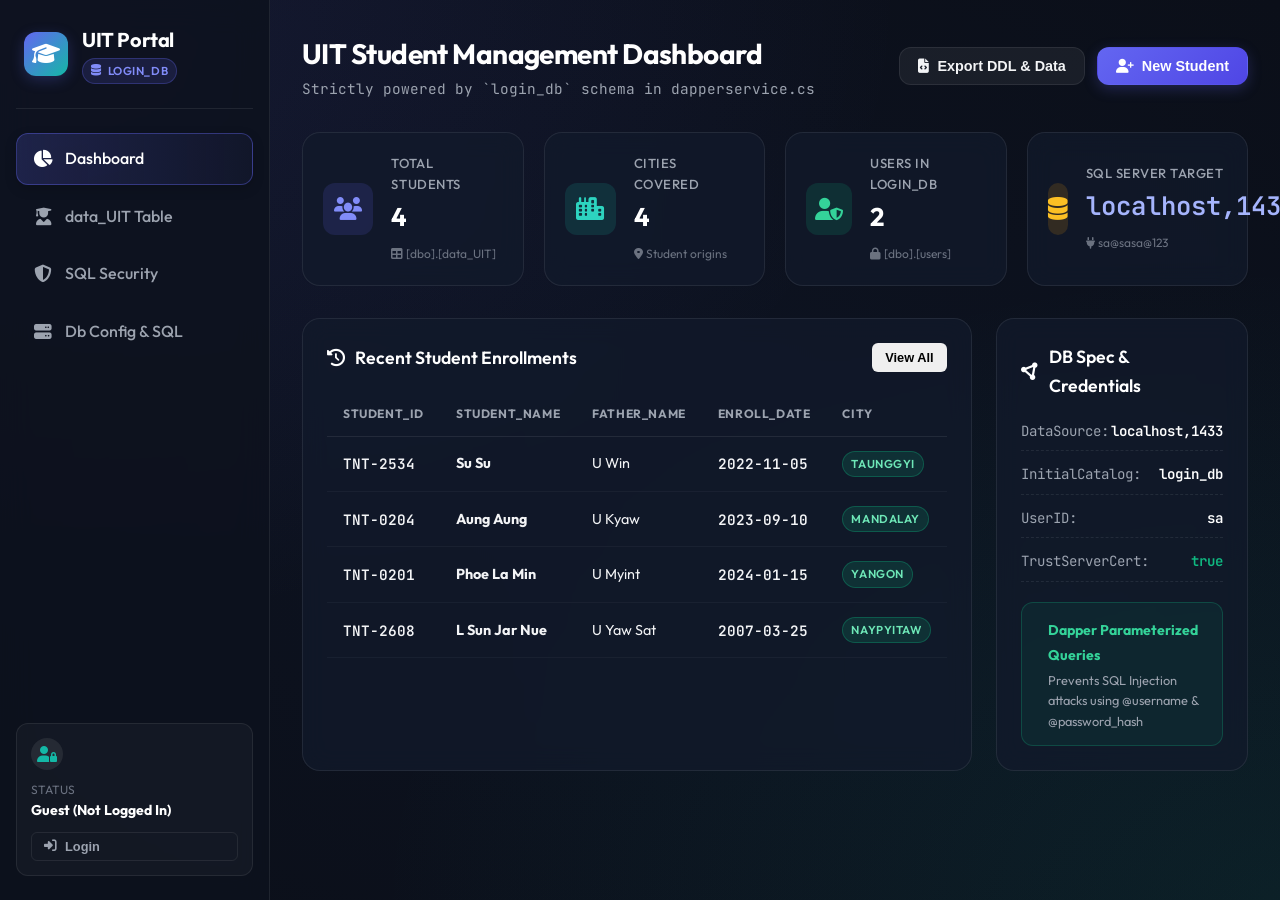
<file: ConsoleApp3.SQL Injection/uit_student_portal/index.html>
<!DOCTYPE html>
<html lang="en">
<head>
    <meta charset="UTF-8">
    <meta name="viewport" content="width=device-width, initial-scale=1.0">
    <title>UIT Student Portal & Database Management | login_db</title>
    <!-- Google Fonts -->
    <link rel="preconnect" href="https://fonts.googleapis.com">
    <link rel="preconnect" href="https://fonts.gstatic.com" crossorigin>
    <link href="https://fonts.googleapis.com/css2?family=JetBrains+Mono:wght@400;500;700&family=Outfit:wght@300;400;500;600;700;800&display=swap" rel="stylesheet">
    <!-- Font Awesome Icons -->
    <link rel="stylesheet" href="https://cdnjs.cloudflare.com/ajax/libs/font-awesome/6.4.0/css/all.min.css">
    <link rel="stylesheet" href="style.css">
</head>
<body>
    <div class="app-container">
        <!-- Sidebar Navigation -->
        <aside class="sidebar">
            <div class="brand">
                <div class="brand-logo">
                    <i class="fa-solid fa-graduation-cap"></i>
                </div>
                <div class="brand-text">
                    <h2>UIT Portal</h2>
                    <span class="badge db-badge"><i class="fa-solid fa-database"></i> login_db</span>
                </div>
            </div>

            <nav class="nav-menu">
                <a href="#dashboard" class="nav-item active" id="nav-dashboard" onclick="switchTab('dashboard')">
                    <i class="fa-solid fa-chart-pie"></i>
                    <span>Dashboard</span>
                </a>
                <a href="#students" class="nav-item" id="nav-students" onclick="switchTab('students')">
                    <i class="fa-solid fa-user-graduate"></i>
                    <span>data_UIT Table</span>
                </a>
                <a href="#security" class="nav-item" id="nav-security" onclick="switchTab('security')">
                    <i class="fa-solid fa-shield-halved"></i>
                    <span>SQL Security</span>
                </a>
                <a href="#db-schema" class="nav-item" id="nav-db-schema" onclick="switchTab('db-schema')">
                    <i class="fa-solid fa-server"></i>
                    <span>Db Config & SQL</span>
                </a>
            </nav>

            <div class="user-status-card" id="user-status-card">
                <div class="user-avatar" id="user-avatar-icon">
                    <i class="fa-solid fa-user-lock"></i>
                </div>
                <div class="user-info">
                    <span class="user-label">Status</span>
                    <strong id="user-display-name">Guest (Not Logged In)</strong>
                </div>
                <button class="btn btn-sm btn-outline-light" id="auth-action-btn" onclick="toggleAuthModal()">
                    <i class="fa-solid fa-right-to-bracket"></i> Login
                </button>
            </div>
        </aside>

        <!-- Main Content Area -->
        <main class="main-content">
            <!-- Header -->
            <header class="top-header">
                <div class="header-title">
                    <h1 id="page-title">UIT Student Management Dashboard</h1>
                    <p class="subtitle" id="page-subtitle">Strictly powered by `login_db` schema in dapperservice.cs</p>
                </div>
                <div class="header-actions">
                    <button class="btn btn-secondary" onclick="exportSqlScript()">
                        <i class="fa-solid fa-file-code"></i> Export DDL & Data
                    </button>
                    <button class="btn btn-primary" onclick="openAddStudentModal()">
                        <i class="fa-solid fa-user-plus"></i> New Student
                    </button>
                </div>
            </header>

            <!-- TAB 1: DASHBOARD -->
            <section id="tab-dashboard" class="tab-content active">
                <div class="stats-grid">
                    <div class="stat-card">
                        <div class="stat-icon icon-purple">
                            <i class="fa-solid fa-users"></i>
                        </div>
                        <div class="stat-details">
                            <h3>Total Students</h3>
                            <div class="stat-value" id="stat-total-students">0</div>
                            <span class="stat-trend"><i class="fa-solid fa-table"></i> [dbo].[data_UIT]</span>
                        </div>
                    </div>
                    <div class="stat-card">
                        <div class="stat-icon icon-teal">
                            <i class="fa-solid fa-city"></i>
                        </div>
                        <div class="stat-details">
                            <h3>Cities Covered</h3>
                            <div class="stat-value" id="stat-cities-count">0</div>
                            <span class="stat-trend"><i class="fa-solid fa-location-dot"></i> Student origins</span>
                        </div>
                    </div>
                    <div class="stat-card">
                        <div class="stat-icon icon-emerald">
                            <i class="fa-solid fa-user-shield"></i>
                        </div>
                        <div class="stat-details">
                            <h3>Users in login_db</h3>
                            <div class="stat-value" id="stat-users-count">2</div>
                            <span class="stat-trend"><i class="fa-solid fa-lock"></i> [dbo].[users]</span>
                        </div>
                    </div>
                    <div class="stat-card">
                        <div class="stat-icon icon-amber">
                            <i class="fa-solid fa-database"></i>
                        </div>
                        <div class="stat-details">
                            <h3>SQL Server Target</h3>
                            <div class="stat-value text-mono">localhost,1433</div>
                            <span class="stat-trend"><i class="fa-solid fa-plug"></i> sa@sasa@123</span>
                        </div>
                    </div>
                </div>

                <div class="dashboard-widgets-grid">
                    <!-- Recent Students Widget -->
                    <div class="widget-card flex-2">
                        <div class="widget-header">
                            <h3><i class="fa-solid fa-clock-rotate-left"></i> Recent Student Enrollments</h3>
                            <button class="btn btn-sm btn-link" onclick="switchTab('students')">View All</button>
                        </div>
                        <div class="table-responsive">
                            <table class="custom-table">
                                <thead>
                                    <tr>
                                        <th>STUDENT_ID</th>
                                        <th>STUDENT_NAME</th>
                                        <th>FATHER_NAME</th>
                                        <th>ENROLL_DATE</th>
                                        <th>CITY</th>
                                    </tr>
                                </thead>
                                <tbody id="recent-students-tbody">
                                    <!-- Dynamic content -->
                                </tbody>
                            </table>
                        </div>
                    </div>

                    <!-- Connection Quick Status -->
                    <div class="widget-card flex-1">
                        <div class="widget-header">
                            <h3><i class="fa-solid fa-circle-nodes"></i> DB Spec & Credentials</h3>
                        </div>
                        <div class="db-spec-list">
                            <div class="spec-item">
                                <span class="spec-label">DataSource:</span>
                                <span class="spec-val">localhost,1433</span>
                            </div>
                            <div class="spec-item">
                                <span class="spec-label">InitialCatalog:</span>
                                <span class="spec-val">login_db</span>
                            </div>
                            <div class="spec-item">
                                <span class="spec-label">UserID:</span>
                                <span class="spec-val">sa</span>
                            </div>
                            <div class="spec-item">
                                <span class="spec-label">TrustServerCert:</span>
                                <span class="spec-val highlight-green">true</span>
                            </div>
                        </div>
                        <div class="security-banner">
                            <i class="fa-solid fa-shield-check text-green"></i>
                            <div class="banner-text">
                                <strong>Dapper Parameterized Queries</strong>
                                <p>Prevents SQL Injection attacks using @username & @password_hash</p>
                            </div>
                        </div>
                    </div>
                </div>
            </section>

            <!-- TAB 2: STUDENTS DATA_UIT TABLE -->
            <section id="tab-students" class="tab-content">
                <div class="table-controls-bar">
                    <div class="search-box">
                        <i class="fa-solid fa-magnifying-glass"></i>
                        <input type="text" id="search-input" placeholder="Search by ID, Student Name, Father, City..." oninput="handleSearch()">
                    </div>
                    <div class="filter-group">
                        <select id="city-filter" onchange="handleFilter()">
                            <option value="">All Cities</option>
                        </select>
                    </div>
                </div>

                <div class="table-card glass-panel">
                    <div class="table-responsive">
                        <table class="custom-table full-table">
                            <thead>
                                <tr>
                                    <th>STUDENT_ID</th>
                                    <th>STUDENT_NAME</th>
                                    <th>FATHER_NAME</th>
                                    <th>ENROLL_DATE</th>
                                    <th>CITY</th>
                                    <th>AGE</th>
                                    <th>MOTHER_NAME</th>
                                    <th class="text-right">ACTIONS</th>
                                </tr>
                            </thead>
                            <tbody id="students-table-body">
                                <!-- Dynamic rows -->
                            </tbody>
                        </table>
                    </div>
                    <div class="table-footer">
                        <span id="showing-count">Showing 0 entries</span>
                    </div>
                </div>
            </section>

            <!-- TAB 3: SQL SECURITY DEMO -->
            <section id="tab-security" class="tab-content">
                <div class="widget-card">
                    <div class="widget-header">
                        <h3><i class="fa-solid fa-shield-cat"></i> SQL Injection Protection Analysis</h3>
                    </div>
                    <p class="section-desc">
                        As implemented in <code class="code-tag">dapperservice.cs</code>, parameterized queries with Dapper eliminate SQL injection vulnerabilities by separating executable SQL code from user-supplied data parameters.
                    </p>

                    <div class="query-comparison-grid">
                        <div class="query-card unsafe">
                            <div class="query-card-header">
                                <span class="badge badge-danger"><i class="fa-solid fa-triangle-exclamation"></i> Vulnerable String Interpolation</span>
                            </div>
                            <pre><code class="language-sql">// UNSAFE (Commented out in dapperservice.cs):
$"select * from [dbo].[users] where username='{nae}' and password_hash='{psw}';"</code></pre>
                            <p class="risk-note">
                                <strong>Vulnerability Risk:</strong> Passing input like <code class="code-tag">' OR '1'='1</code> allows unauthorized authentication bypass.
                            </p>
                        </div>

                        <div class="query-card safe">
                            <div class="query-card-header">
                                <span class="badge badge-success"><i class="fa-solid fa-lock"></i> Safe Parameterized Query (Active)</span>
                            </div>
                            <pre><code class="language-sql">// SAFE (Active implementation in dapperservice.cs):
"select * from [dbo].[users] where username=@username and password_hash=@password_hash",
new { username = nae, password_hash = psw }</code></pre>
                            <p class="risk-note">
                                <strong>Protection:</strong> SQL Server handles <code class="code-tag">@username</code> and <code class="code-tag">@password_hash</code> strictly as literal string parameters, disabling malicious syntax execution.
                            </p>
                        </div>
                    </div>

                    <!-- Interactive SQL Injection Tester -->
                    <div class="interactive-tester">
                        <h4><i class="fa-solid fa-flask"></i> Interactive Security Playground</h4>
                        <div class="tester-form">
                            <div class="form-group">
                                <label for="test-username">Test Username Input:</label>
                                <input type="text" id="test-username" value="admin' OR '1'='1" class="form-control">
                            </div>
                            <div class="form-group">
                                <label for="test-password">Test Password Input:</label>
                                <input type="text" id="test-password" value="anything' --" class="form-control">
                            </div>
                            <button class="btn btn-primary" onclick="runSqlTest()">
                                <i class="fa-solid fa-play"></i> Simulate Query Execution
                            </button>
                        </div>

                        <div class="test-results-box" id="test-results-box">
                            <div class="test-result-item">
                                <strong>Vulnerable Query Result:</strong>
                                <span id="vulnerable-result" class="text-danger">Click simulate to test</span>
                            </div>
                            <div class="test-result-item">
                                <strong>Parameterized Query Result:</strong>
                                <span id="parameterized-result" class="text-success">Click simulate to test</span>
                            </div>
                        </div>
                    </div>
                </div>
            </section>

            <!-- TAB 4: DB SCHEMA & CONFIG -->
            <section id="tab-db-schema" class="tab-content">
                <div class="widget-card">
                    <div class="widget-header">
                        <h3><i class="fa-solid fa-code"></i> T-SQL Database Definition (dapperservice.cs)</h3>
                        <button class="btn btn-sm btn-outline-light" onclick="copySqlScript()">
                            <i class="fa-solid fa-copy"></i> Copy Script
                        </button>
                    </div>
                    <pre class="sql-code-block"><code id="sql-script-display">-- T-SQL Schema definition derived strictly from dapperservice.cs
CREATE DATABASE [login_db];
GO

USE [login_db];
GO

-- Table 1: users (Authentication Service)
CREATE TABLE [dbo].[users] (
    [username] NVARCHAR(100) NOT NULL PRIMARY KEY,
    [password_hash] NVARCHAR(255) NOT NULL
);
GO

-- Table 2: data_UIT (Student Information)
CREATE TABLE [dbo].[data_UIT] (
    [STUDENT_ID] VARCHAR(50) NOT NULL PRIMARY KEY,
    [STUDENT_NAME] NVARCHAR(100) NOT NULL,
    [FATHER_NAME] NVARCHAR(100) NOT NULL,
    [ENROLL_DATE] DATETIME NOT NULL,
    [city] NVARCHAR(100) NOT NULL,
    [age] NVARCHAR(10) NOT NULL,
    [Mother_Name] NVARCHAR(100) NOT NULL
);
GO

-- Initial Sample Data matching C# Dapper execution code:
INSERT INTO [dbo].[users] ([username], [password_hash]) VALUES 
('admin', 'admin123'),
('user1', 'pass123');

INSERT INTO [dbo].[data_UIT] ([STUDENT_ID], [STUDENT_NAME], [FATHER_NAME], [ENROLL_DATE], [city], [age], [Mother_Name]) VALUES 
('TNT-2608', 'L Sun Jar Nue', 'U Yaw Sat', '2007-03-25', 'Naypyitaw', '21', 'Daw Hla'),
('TNT-0201', 'Phoe La Min', 'U Myint', '2024-01-15', 'Yangon', '20', 'Daw Hla'),
('TNT-0204', 'Aung Aung', 'U Kyaw', '2023-09-10', 'Mandalay', '19', 'Daw Aye'),
('TNT-2534', 'Su Su', 'U Win', '2022-11-05', 'Taunggyi', '22', 'Daw Mya');
GO</code></pre>
                </div>
            </section>
        </main>
    </div>

    <!-- MODAL: LOGIN / AUTH -->
    <div class="modal-overlay" id="auth-modal">
        <div class="modal-content glass-card">
            <div class="modal-header">
                <h3><i class="fa-solid fa-right-to-bracket"></i> Login Service (`[dbo].[users]`)</h3>
                <button class="close-btn" onclick="closeAuthModal()">&times;</button>
            </div>
            <form id="auth-form" onsubmit="handleLoginSubmit(event)">
                <div class="form-group">
                    <label for="login-username"><i class="fa-solid fa-user"></i> Username:</label>
                    <input type="text" id="login-username" class="form-control" required placeholder="e.g. admin">
                </div>
                <div class="form-group">
                    <label for="login-password"><i class="fa-solid fa-key"></i> Password:</label>
                    <input type="password" id="login-password" class="form-control" required placeholder="e.g. admin123">
                </div>
                <div class="sql-query-preview">
                    <span class="label">Executed Dapper Query:</span>
                    <code>select * from [dbo].[users] where username=@username and password_hash=@password_hash</code>
                </div>
                <div class="modal-actions">
                    <button type="button" class="btn btn-secondary" onclick="closeAuthModal()">Cancel</button>
                    <button type="submit" class="btn btn-primary"><i class="fa-solid fa-lock-open"></i> Login</button>
                </div>
            </form>
        </div>
    </div>

    <!-- MODAL: ADD / EDIT STUDENT -->
    <div class="modal-overlay" id="student-modal">
        <div class="modal-content glass-card wide-modal">
            <div class="modal-header">
                <h3 id="student-modal-title"><i class="fa-solid fa-user-plus"></i> New Student (`[dbo].[data_UIT]`)</h3>
                <button class="close-btn" onclick="closeStudentModal()">&times;</button>
            </div>
            <form id="student-form" onsubmit="handleStudentFormSubmit(event)">
                <input type="hidden" id="student-mode" value="create">
                <div class="form-grid">
                    <div class="form-group">
                        <label for="field-student-id">STUDENT_ID <span class="required">*</span></label>
                        <input type="text" id="field-student-id" class="form-control text-mono" required placeholder="e.g. TNT-2608">
                    </div>
                    <div class="form-group">
                        <label for="field-student-name">STUDENT_NAME <span class="required">*</span></label>
                        <input type="text" id="field-student-name" class="form-control" required placeholder="e.g. L Sun Jar Nue">
                    </div>
                    <div class="form-group">
                        <label for="field-father-name">FATHER_NAME <span class="required">*</span></label>
                        <input type="text" id="field-father-name" class="form-control" required placeholder="e.g. U Yaw Sat">
                    </div>
                    <div class="form-group">
                        <label for="field-enroll-date">ENROLL_DATE <span class="required">*</span></label>
                        <input type="date" id="field-enroll-date" class="form-control" required>
                    </div>
                    <div class="form-group">
                        <label for="field-city">city <span class="required">*</span></label>
                        <input type="text" id="field-city" class="form-control" required placeholder="e.g. Naypyitaw">
                    </div>
                    <div class="form-group">
                        <label for="field-age">age <span class="required">*</span></label>
                        <input type="number" id="field-age" class="form-control" required placeholder="e.g. 21">
                    </div>
                    <div class="form-group span-2">
                        <label for="field-mother-name">Mother_Name <span class="required">*</span></label>
                        <input type="text" id="field-mother-name" class="form-control" required placeholder="e.g. Daw Hla">
                    </div>
                </div>
                <div class="modal-actions">
                    <button type="button" class="btn btn-secondary" onclick="closeStudentModal()">Cancel</button>
                    <button type="submit" class="btn btn-primary" id="student-submit-btn">
                        <i class="fa-solid fa-floppy-disk"></i> Save Student Record
                    </button>
                </div>
            </form>
        </div>
    </div>

    <!-- TOAST NOTIFICATIONS -->
    <div id="toast-container" class="toast-container"></div>

    <script src="app.js"></script>
</body>
</html>
</file>
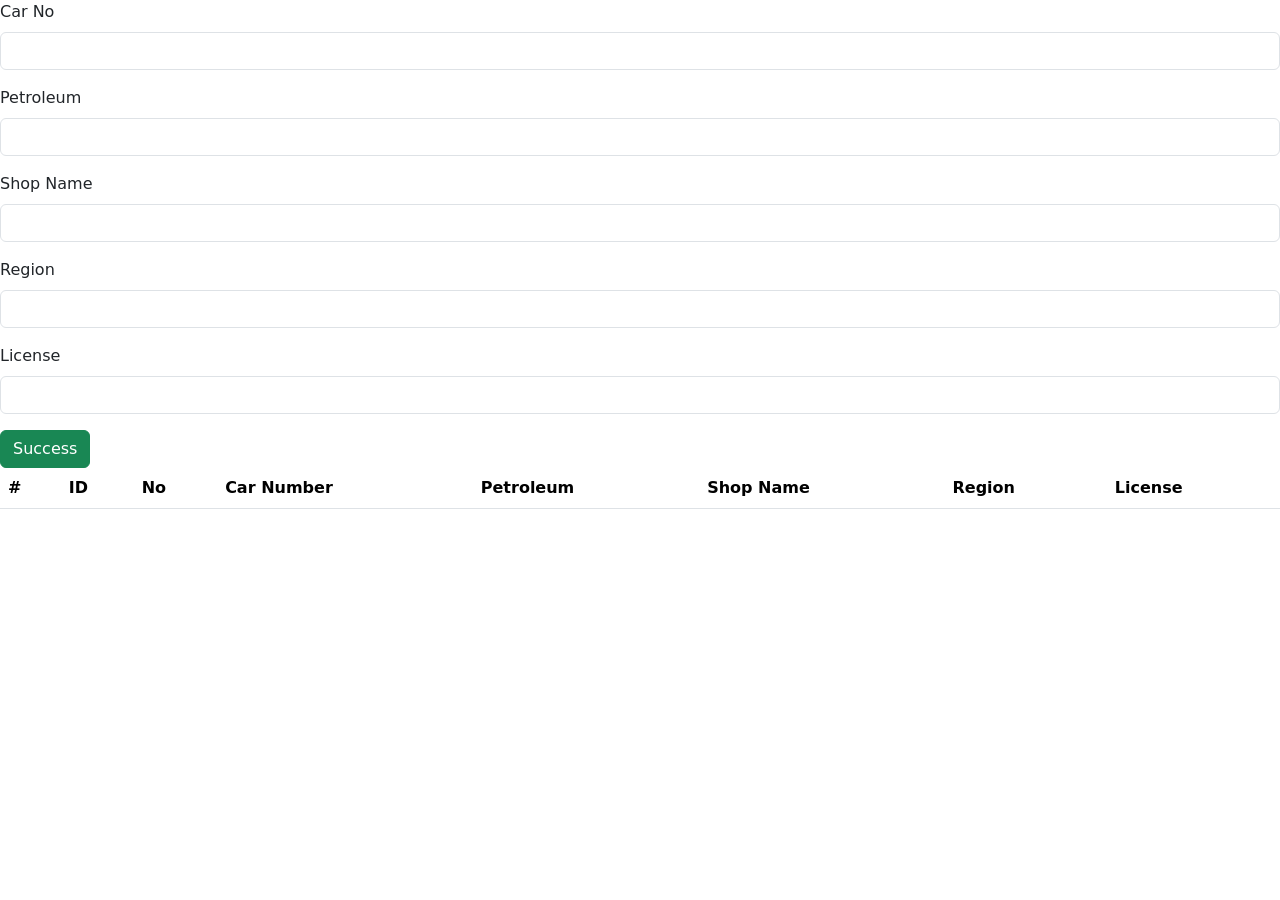
<file: June2026 HTML/html-June2026.html>
<!DOCTYPE html>
<html lang="en">

<head>
    <meta charset="UTF-8">
    <meta name="viewport" content="width=device-width, initial-scale=1.0">
    <link href="https://cdn.jsdelivr.net/npm/bootstrap@5.3.8/dist/css/bootstrap.min.css" rel="stylesheet"
        integrity="sha384-sRIl4kxILFvY47J16cr9ZwB07vP4J8+LH7qKQnuqkuIAvNWLzeN8tE5YBujZqJLB" crossorigin="anonymous">
</head>

<body>
    <div class="mb-3">
        <label for="carNo" class="form-label">Car No</label>
        <input type="text" class="form-control" id="carNo" name="carNo">
    </div>

    <div class="mb-3">
        <label for="petroleum" class="form-label">Petroleum</label>
        <input type="text" class="form-control" id="petroleum" name="petroleum">
    </div>

    <div class="mb-3">
        <label for="shopName" class="form-label">Shop Name</label>
        <input type="text" class="form-control" id="shopName" name="shopName">
    </div>

    <div class="mb-3">
        <label for="region" class="form-label">Region</label>
        <input type="text" class="form-control" id="region" name="region">
    </div>

    <div class="mb-3">
        <label for="license" class="form-label">License</label>
        <input type="text" class="form-control" id="license" name="license">
    </div>
    <button type="button" class="btn btn-success" id="Success">Success</button>
    <table class="table">
        <thead>
            <tr>
                <th scope="col">#</th>
                <th scope="col">ID</th>
                <th scope="col">No</th>
                <th scope="col">Car Number</th>
                <th scope="col">Petroleum</th>
                <th scope="col">Shop Name</th>
                <th scope="col">Region</th>
                <th scope="col">License</th>
            </tr>
        </thead>
        <tbody id="TableData">
            <!-- <tr>
                <th scope="row">1</th>
                <td>Mark</td>
                <td>Otto</td>
                <td>@mdo</td>
            </tr>
            <tr>
                <th scope="row">2</th>
                <td>Jacob</td>
                <td>Thornton</td>
                <td>@fat</td>
            </tr>
            <tr>
                <th scope="row">3</th>
                <td>John</td>
                <td>Doe</td>
                <td>@social</td>
            </tr> -->
        </tbody>
    </table>



    <script src="https://cdn.jsdelivr.net/npm/bootstrap@5.3.8/dist/js/bootstrap.bundle.min.js"
        integrity="sha384-FKyoEForCGlyvwx9Hj09JcYn3nv7wiPVlz7YYwJrWVcXK/BmnVDxM+D2scQbITxI" crossorigin="anonymous">
        </script>
    <script src="js/jquery-4.0.0.min.js"></script>
    <script>
        let _editID = null;
        $('#Success').click(function () {
            // let Car_Number = $('#carNo').val();
            // let Petroleum = $('#petroleum').val();
            // let Shop_Name = $('#shopName').val();
            // let Region = $('#region').val();
            // let License = $('#license').val();
            // localStorage.setItem('CarNo', Car_Number);
            // localStorage.setItem('Petroleum', Petroleum);
            // localStorage.setItem('Shop', Shop_Name);
            // localStorage.setItem('Region', Region);
            // localStorage.setItem('license', License);
            if (_editID == null) {
                Savedata();
            } else {
                Updatedata();
                _editID = null;
            }
        }
        )
        function Savedata() {
            let Car_Number = $('#carNo').val();
            let Petroleum = $('#petroleum').val();
            let Shop_Name = $('#shopName').val();
            let Region = $('#region').val();
            let License = $('#license').val();

            let dataput = {
                id: crypto.randomUUID(),
                CarNO: Car_Number,
                Petrol: Petroleum,
                shop: Shop_Name,
                region: Region,
                license: license
            };
            dataputs = [];
            let jsoncon = localStorage.getItem("dataputs");
            if (jsoncon != null) {
                dataputs = JSON.parse(jsoncon);
            }
            dataputs.push(dataput);
            let jscon = JSON.stringify(dataputs);
            localStorage.setItem("dataputs", jscon);

            loaddata();
        }
        function Updatedata(){
           
            let _CarNO =  $('#carNo').val();
           let _Petrol = $('#petroleum').val();
           let _Shop = $('#shopName').val();
           let _Region = $('#region').val();
           let _License = $('#license').val();

           let get_data = localStorage.getItem("dataputs");
           
           let dataputs = [];
           if ( get_data != null ){
              dataputs = JSON.parse(get_data);
           }

           let index = dataputs.findIndex(x=>x.id == _editID);
           if (index == -1){
            alert("No Data Found!");
            return ;
           }
           
           dataputs[index].CarNO =_CarNO;
           dataputs[index].Petrol =_Petrol;
           dataputs[index].shop = _Shop;
           dataputs[index].region = _Region;
           dataputs[index].license =_License;

           let JsonCon = JSON.stringify(dataputs);
           localStorage.setItem("dataputs",JsonCon);

           loaddata();
        }
        function loaddata() {
            $('#TableData').html(' ');
            let dataputs = [];
            let get_data = localStorage.getItem("dataputs");

            if (dataputs != null) {
                dataputs = JSON.parse(get_data);
            }
            for (let i = 0; i < dataputs.length; i++) {
                const dataput = dataputs[i];
                let TbRow = `
                                <tr>
                                    <td>
                                        <a class="btn btn-primary" href="#" role="button" onclick = "EditData('${dataput.id}')">Edit</a>
                                        <button class="btn btn-primary" type="submit" onclick = "Delete('${dataput.id}')" >Delete</button>
                                    </td>
                                     <th scope="row">${i + 1}</th>
                                         <td>${dataput.id}</td>
                                         <td>${dataput.CarNO}</td>
                                         <td>${dataput.Petrol} </td>
                                         <td>${dataput.shop} </td>
                                         <td>${dataput.region} </td>
                                         <td>${dataput.license} </td>
                                </tr>
                            `;
                $('#TableData').append(TbRow);
            }
        }

        function EditData(id){
            let get_Data = localStorage.getItem("dataputs");
            let dataputs = [];
            if (get_Data!= null){
                dataputs = JSON.parse(get_Data);
            }
            let filter = dataputs.filter(x=> x.id == id  );
            if(filter.length == 0 ){
                return ;
            }
            let dataput  = filter[0];
            $('#carNo').val(dataput.CarNO);
            $('#petroleum').val(dataput.Petrol);
            $('#shopName').val(dataput.shop);
            $('#region').val(dataput.region);
            $('#license').val(dataput.license);

            _editID = id;
        }

        function Delete(id){

            let get_data = localStorage.getItem("dataputs");
            let dataputs = [];

            if(get_data != null){
                dataputs = JSON.parse(get_data);
            }

            let index = dataputs.findIndex(x=>x.id == id)
            if(index == -1){
                return;
            }

            let exxludenum = dataputs.filter(x=> x.id != id);
            
            let _jsonstr = JSON.stringify(exxludenum);
            localStorage.setItem("dataputs",_jsonstr);

            loaddata();
        }
    </script>

</body>

</html>
</file>
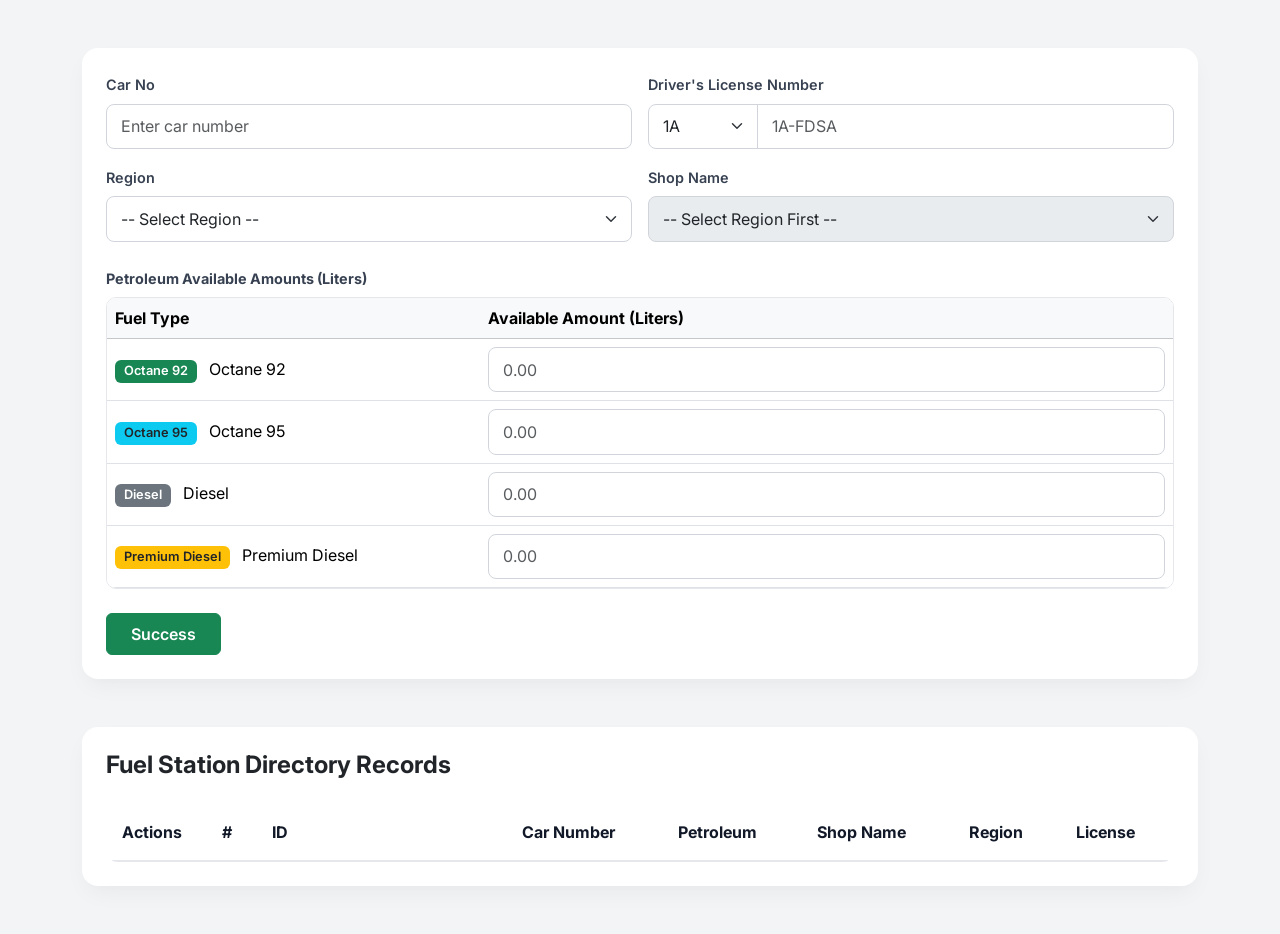
<file: June2026 HTML/index2.html>
<!DOCTYPE html>
<html lang="en">

<head>
    <meta charset="UTF-8">
    <meta name="viewport" content="width=device-width, initial-scale=1.0">
    <title>Myanmar Fuel Station Management System</title>
    <!-- Bootstrap 5 CSS -->
    <link href="https://cdn.jsdelivr.net/npm/bootstrap@5.3.8/dist/css/bootstrap.min.css" rel="stylesheet"
        integrity="sha384-sRIl4kxILFvY47J16cr9ZwB07vP4J8+LH7qKQnuqkuIAvNWLzeN8tE5YBujZqJLB" crossorigin="anonymous">
    <!-- Google Fonts -->
    <link href="https://fonts.googleapis.com/css2?family=Inter:wght@400;500;600;700&display=swap" rel="stylesheet">
    <style>
        body {
            font-family: 'Inter', sans-serif;
            background-color: #f3f4f6;
            color: #1f2937;
        }
        .main-card {
            border: none;
            border-radius: 16px;
            box-shadow: 0 10px 25px -5px rgba(0, 0, 0, 0.05), 0 8px 10px -6px rgba(0, 0, 0, 0.01);
            background: #ffffff;
        }
        .form-label {
            font-weight: 600;
            color: #374151;
            font-size: 0.9rem;
        }
        .form-control, .form-select {
            border-radius: 8px;
            padding: 0.6rem 0.9rem;
            border: 1px solid #d1d5db;
        }
        .form-control:focus, .form-select:focus {
            border-color: #3b82f6;
            box-shadow: 0 0 0 3px rgba(59, 130, 246, 0.15);
        }
        .fuel-table-container {
            border: 1px solid #e5e7eb;
            border-radius: 10px;
            overflow: hidden;
        }
        .fuel-badge {
            font-size: 0.8rem;
            padding: 0.4em 0.7em;
            border-radius: 6px;
            font-weight: 600;
        }
        .table-custom {
            border-radius: 12px;
            overflow: hidden;
            background: white;
        }
        .table-custom thead th {
            font-weight: 700;
            color: #111827;
            border-bottom: 2px solid #e5e7eb;
            padding: 1rem;
        }
        .table-custom td {
            padding: 1rem;
            vertical-align: middle;
        }
        .action-btn {
            border-radius: 8px;
            font-weight: 600;
            padding: 0.35rem 0.85rem;
            font-size: 0.875rem;
        }
    </style>
</head>

<body>
    <div class="container my-5">
        <!-- Form Card UI -->
        <div class="card main-card mb-5">
            <div class="card-body p-4">
                <form id="fuelForm">
                    <!-- Row 1: Car No & License -->
                    <div class="row g-3 mb-3">
                        <div class="col-md-6">
                            <label for="carNo" class="form-label">Car No</label>
                            <input type="text" class="form-control" id="carNo" name="carNo" placeholder="Enter car number">
                        </div>

                        <div class="col-md-6">
                            <label for="license" class="form-label">Driver's License Number</label>
                            <div class="input-group">
                                <select class="form-select" id="licenseRegion" style="max-width: 110px;">
                                    <option value="1A">1A</option>
                                    <option value="2B">2B</option>
                                    <option value="3C">3C</option>
                                    <option value="4D">4D</option>
                                    <option value="YGN">YGN</option>
                                    <option value="MDY">MDY</option>
                                    <option value="BGO">BGO</option>
                                </select>
                                <input type="text" class="form-control" id="license" name="license" placeholder="1A-FDSA">
                            </div>
                        </div>
                    </div>

                    <!-- Row 2: SWITCHED PLACES - Region FIRST, Shop Name SECOND -->
                    <div class="row g-3 mb-4">
                        <div class="col-md-6">
                            <label for="region" class="form-label">Region</label>
                            <select class="form-select" id="region" name="region">
                                <option value="" selected disabled>-- Select Region --</option>
                                <option value="YGN">YGN</option>
                                <option value="MDY">MDY</option>
                                <option value="BGO">BGO</option>
                            </select>
                        </div>

                        <div class="col-md-6">
                            <label for="shopName" class="form-label">Shop Name</label>
                            <select class="form-select" id="shopName" name="shopName" disabled>
                                <option value="" selected disabled>-- Select Region First --</option>
                            </select>
                        </div>
                    </div>

                    <!-- Row 3: Petroleum Available Amounts Grid -->
                    <div class="mb-4">
                        <label for="petroleum" class="form-label fw-bold">Petroleum Available Amounts (Liters)</label>
                        <input type="hidden" class="form-control" id="petroleum" name="petroleum">
                        
                        <div class="fuel-table-container">
                            <table class="table align-middle mb-0 bg-white">
                                <thead class="table-light">
                                    <tr>
                                        <th style="width: 35%;">Fuel Type</th>
                                        <th>Available Amount (Liters)</th>
                                    </tr>
                                </thead>
                                <tbody>
                                    <tr>
                                        <td><span class="badge bg-success fuel-badge me-2">Octane 92</span> Octane 92</td>
                                        <td>
                                            <input type="number" class="form-control fuel-amount" id="octane92" min="0" step="any" placeholder="0.00">
                                        </td>
                                    </tr>
                                    <tr>
                                        <td><span class="badge bg-info text-dark fuel-badge me-2">Octane 95</span> Octane 95</td>
                                        <td>
                                            <input type="number" class="form-control fuel-amount" id="octane95" min="0" step="any" placeholder="0.00">
                                        </td>
                                    </tr>
                                    <tr>
                                        <td><span class="badge bg-secondary fuel-badge me-2">Diesel</span> Diesel</td>
                                        <td>
                                            <input type="number" class="form-control fuel-amount" id="diesel" min="0" step="any" placeholder="0.00">
                                        </td>
                                    </tr>
                                    <tr>
                                        <td><span class="badge bg-warning text-dark fuel-badge me-2">Premium Diesel</span> Premium Diesel</td>
                                        <td>
                                            <input type="number" class="form-control fuel-amount" id="premiumDiesel" min="0" step="any" placeholder="0.00">
                                        </td>
                                    </tr>
                                </tbody>
                            </table>
                        </div>
                    </div>

                    <!-- Action Button -->
                    <div class="d-flex justify-content-start">
                        <button type="button" class="btn btn-success px-4 py-2 fw-semibold" id="Success">Success</button>
                    </div>
                </form>
            </div>
        </div>

        <!-- Directory Table Card UI (Matching Screenshot Exactly) -->
        <div class="card main-card">
            <div class="card-body p-4">
                <h4 class="fw-bold mb-4 text-dark">Fuel Station Directory Records</h4>
                
                <div class="table-responsive">
                    <table class="table align-middle mb-0 table-custom">
                        <thead>
                            <tr>
                                <th scope="col" style="width: 100px;">Actions</th>
                                <th scope="col" style="width: 50px;">#</th>
                                <th scope="col" style="width: 250px;">ID</th>
                                <th scope="col">Car Number</th>
                                <th scope="col">Petroleum</th>
                                <th scope="col">Shop Name</th>
                                <th scope="col">Region</th>
                                <th scope="col">License</th>
                            </tr>
                        </thead>
                        <tbody id="TableData">
                            <!-- Dynamic Rows Rendered Here -->
                        </tbody>
                    </table>
                </div>
            </div>
        </div>
    </div>

    <!-- Bootstrap 5 JS -->
    <script src="https://cdn.jsdelivr.net/npm/bootstrap@5.3.8/dist/js/bootstrap.bundle.min.js"
        integrity="sha384-FKyoEForCGlyvwx9Hj09JcYn3nv7wiPVlz7YYwJrWVcXK/BmnVDxM+D2scQbITxI" crossorigin="anonymous">
    </script>
    <script src="js/jquery-4.0.0.min.js"></script>
    <script src="https://code.jquery.com/jquery-3.7.1.min.js"></script>

    <script>
        const stationMap = {
            'YGN': ['Max Energy', 'Denko', 'Regency'],
            'MDY': ['New Day', 'BOC', 'Apex Petroleum'],
            'BGO': ['PT Power BGO', 'Shwe Taung', 'Denko BGO']
        };

        let _editID = null;

        $(document).ready(function () {
            loaddata();

            // Dynamic Dropdown Filter (Region -> Shop Name)
            $('#region').change(function () {
                let selectedRegion = $(this).val();
                let $shopName = $('#shopName');
                $shopName.empty();

                if (selectedRegion && stationMap[selectedRegion]) {
                    $shopName.append('<option value="" selected disabled>-- Select Station --</option>');
                    $.each(stationMap[selectedRegion], function (i, station) {
                        $shopName.append('<option value="' + station + '">' + station + '</option>');
                    });
                    $shopName.prop('disabled', false);
                } else {
                    $shopName.append('<option value="" selected disabled>-- Select Region First --</option>');
                    $shopName.prop('disabled', true);
                }
            });

            // Prevent Negative Numeric Values
            $('.fuel-amount').on('input change', function () {
                let val = parseFloat($(this).val());
                if (val < 0) {
                    $(this).val(0);
                }
            });
        });

        $('#Success').click(function () {
            if (_editID == null) {
                Savedata();
            } else {
                Updatedata();
                _editID = null;
            }
        });

        function buildPetroleumSummary() {
            let oct92 = $('#octane92').val() || '0';
            let oct95 = $('#octane95').val() || '0';
            let diesel = $('#diesel').val() || '0';
            let pDiesel = $('#premiumDiesel').val() || '0';
            let summary = `92: ${oct92}L | 95: ${oct95}L | D: ${diesel}L | PD: ${pDiesel}L`;
            $('#petroleum').val(summary);
            return summary;
        }

        function parsePetroleumSummary(petrolStr) {
            if (!petrolStr) return;
            let parts = petrolStr.split('|');
            parts.forEach(function (part) {
                let sub = part.trim().split(':');
                if (sub.length === 2) {
                    let key = sub[0].trim();
                    let val = parseFloat(sub[1].replace('L', '').trim()) || 0;
                    if (key === '92') $('#octane92').val(val);
                    if (key === '95') $('#octane95').val(val);
                    if (key === 'D') $('#diesel').val(val);
                    if (key === 'PD') $('#premiumDiesel').val(val);
                }
            });
        }

        function getFullLicense() {
            let prefix = $('#licenseRegion').val();
            let num = $('#license').val().trim();
            if (!num) return '';
            return num.includes('-') ? num : `${prefix}-${num}`;
        }

        function clearInputs() {
            $('#carNo').val('');
            $('#license').val('');
            $('#region').val('').trigger('change');
            $('#shopName').val('').prop('disabled', true);
            $('.fuel-amount').val('');
            $('#petroleum').val('');
        }

        function Savedata() {
            let Car_Number = $('#carNo').val();
            let Petroleum = buildPetroleumSummary();
            let Shop_Name = $('#shopName').val();
            let Region = $('#region').val();
            let License = getFullLicense();

            let dataput = {
                id: crypto.randomUUID(),
                CarNO: Car_Number,
                Petrol: Petroleum,
                shop: Shop_Name,
                region: Region,
                license: License
            };
            let dataputs = [];
            let jsoncon = localStorage.getItem("dataputs");
            if (jsoncon != null) {
                dataputs = JSON.parse(jsoncon);
            }
            dataputs.push(dataput);
            let jscon = JSON.stringify(dataputs);
            localStorage.setItem("dataputs", jscon);

            clearInputs();
            loaddata();
        }

        function Updatedata() {
            let _CarNO = $('#carNo').val();
            let _Petrol = buildPetroleumSummary();
            let _Shop = $('#shopName').val();
            let _Region = $('#region').val();
            let _License = getFullLicense();

            let get_data = localStorage.getItem("dataputs");

            let dataputs = [];
            if (get_data != null) {
                dataputs = JSON.parse(get_data);
            }

            let index = dataputs.findIndex(x => x.id == _editID);
            if (index == -1) {
                alert("No Data Found!");
                return;
            }

            dataputs[index].CarNO = _CarNO;
            dataputs[index].Petrol = _Petrol;
            dataputs[index].shop = _Shop;
            dataputs[index].region = _Region;
            dataputs[index].license = _License;

            let JsonCon = JSON.stringify(dataputs);
            localStorage.setItem("dataputs", JsonCon);

            clearInputs();
            loaddata();
        }

        function loaddata() {
            $('#TableData').html(' ');
            let dataputs = [];
            let get_data = localStorage.getItem("dataputs");

            if (get_data != null) {
                dataputs = JSON.parse(get_data);
            }
            for (let i = 0; i < dataputs.length; i++) {
                const dataput = dataputs[i];
                let TbRow = `
                                <tr>
                                    <td>
                                        <div class="d-flex flex-column gap-1" style="width: 75px;">
                                            <a class="btn btn-primary action-btn" href="#" role="button" onclick = "EditData('${dataput.id}')">Edit</a>
                                            <button class="btn btn-primary action-btn" type="submit" onclick = "Delete('${dataput.id}')" >Delete</button>
                                        </div>
                                    </td>
                                    <th scope="row">${i + 1}</th>
                                    <td style="word-break: break-all;">${dataput.id}</td>
                                    <td>${dataput.CarNO}</td>
                                    <td>${dataput.Petrol} </td>
                                    <td>${dataput.shop} </td>
                                    <td>${dataput.region} </td>
                                    <td>${dataput.license} </td>
                                </tr>
                            `;
                $('#TableData').append(TbRow);
            }
        }

        function EditData(id) {
            let get_Data = localStorage.getItem("dataputs");
            let dataputs = [];
            if (get_Data != null) {
                dataputs = JSON.parse(get_Data);
            }
            let filter = dataputs.filter(x => x.id == id);
            if (filter.length == 0) {
                return;
            }
            let dataput = filter[0];
            $('#carNo').val(dataput.CarNO);
            $('#region').val(dataput.region).trigger('change');
            $('#shopName').val(dataput.shop);

            if (dataput.license && dataput.license.includes('-')) {
                let parts = dataput.license.split('-');
                $('#licenseRegion').val(parts[0]);
                $('#license').val(parts[1]);
            } else {
                $('#license').val(dataput.license);
            }

            parsePetroleumSummary(dataput.Petrol);

            _editID = id;
        }

        function Delete(id) {
            let get_data = localStorage.getItem("dataputs");
            let dataputs = [];

            if (get_data != null) {
                dataputs = JSON.parse(get_data);
            }

            let index = dataputs.findIndex(x => x.id == id);
            if (index == -1) {
                return;
            }

            let exxludenum = dataputs.filter(x => x.id != id);

            let _jsonstr = JSON.stringify(exxludenum);
            localStorage.setItem("dataputs", _jsonstr);

            loaddata();
        }
    </script>
</body>

</html>
</file>
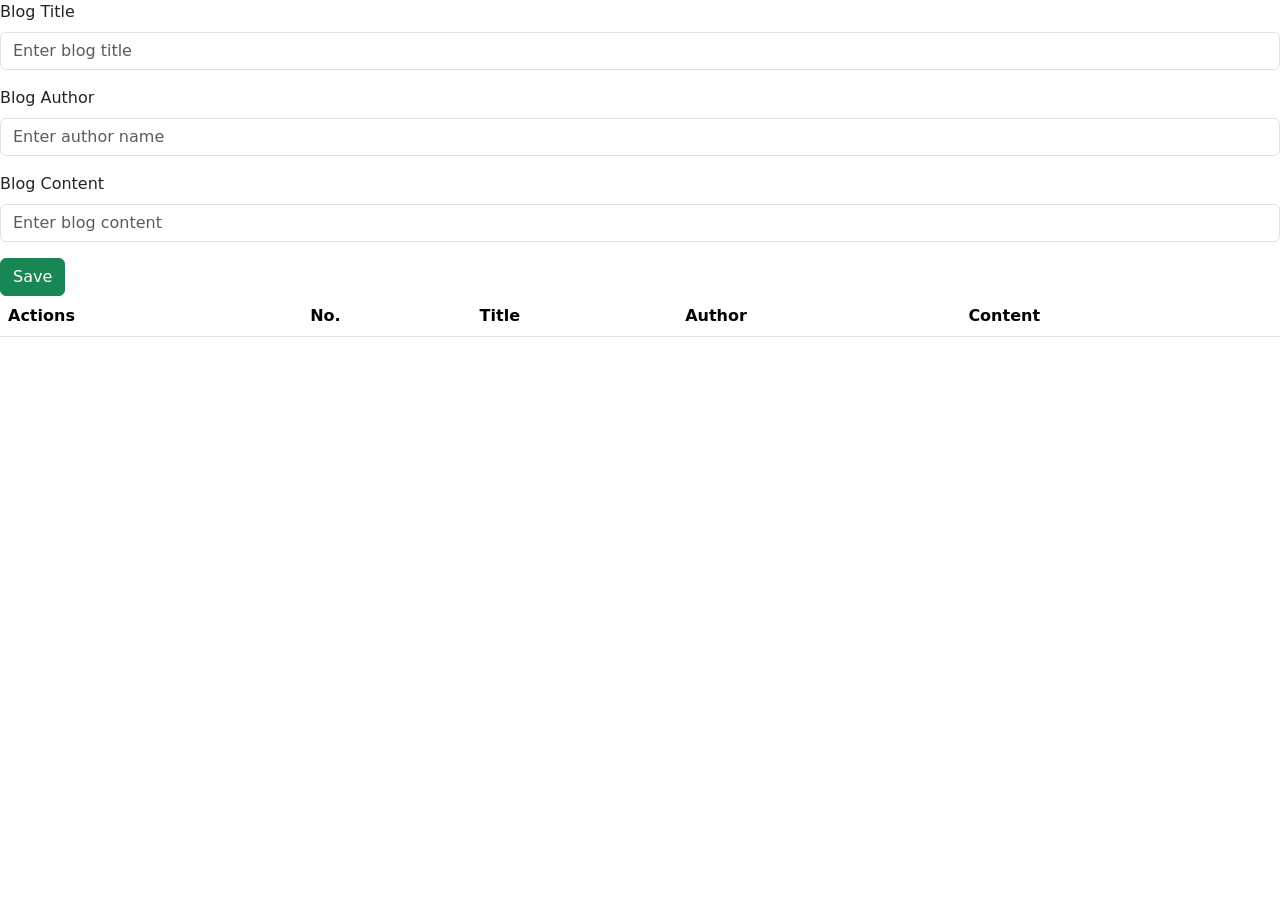
<file: June2026 HTML/k.html>
<!DOCTYPE html>
<html lang="en">

<head>
    <meta charset="UTF-8">
    <meta name="viewport" content="width=device-width, initial-scale=1.0">
    <title>Document</title>
    <link href="https://cdn.jsdelivr.net/npm/bootstrap@5.3.8/dist/css/bootstrap.min.css" rel="stylesheet"
        integrity="sha384-sRIl4kxILFvY47J16cr9ZwB07vP4J8+LH7qKQnuqkuIAvNWLzeN8tE5YBujZqJLB" crossorigin="anonymous">
</head>

<body>
    <div class="mb-3">
        <label for="blogTitle" class="form-label">Blog Title</label>
        <input type="text" class="form-control" id="blogTitle" placeholder="Enter blog title">
    </div>

    <div class="mb-3">
        <label for="blogAuthor" class="form-label">Blog Author</label>
        <input type="text" class="form-control" id="blogAuthor" placeholder="Enter author name">
    </div>

    <div class="mb-3">
        <label for="blogContent" class="form-label">Blog Content</label>
        <input type="text" class="form-control" id="blogContent" placeholder="Enter blog content">
    </div>

    <!-- <button type="button" class="btn btn-success" onclick="saveData()">Save</button> -->
    <button type="button" class="btn btn-success" id="btnSave">Save</button>

    <table class="table">
        <thead>
            <tr>
                <th>Actions</th>
                <th scope="col">No.</th>
                <th scope="col">Title</th>
                <th scope="col">Author</th>
                <th scope="col">Content</th>
            </tr>
        </thead>
        <tbody id="tableData">
            <!-- <tr>
                <td>
                    <button type="button" class="btn btn-outline-warning" onclick="editBlog('${blog.id}')">Edit</button>
                    <button type="button" class="btn btn-outline-danger" onclick="deleteBlog('${blog.id}')">Delete</button>
                </td>
                <th scope="row">1</th>
                <td>Mark</td>
                <td>Otto</td>
                <td>@mdo</td>
            </tr> -->
            <!-- <tr>
                <th scope="row">1</th>
                <td>Mark</td>
                <td>Otto</td>
                <td>@mdo</td>
            </tr>
            <tr>
                <th scope="row">2</th>
                <td>Jacob</td>
                <td>Thornton</td>
                <td>@fat</td>
            </tr>
            <tr>
                <th scope="row">3</th>
                <td>John</td>
                <td>Doe</td>
                <td>@social</td>
            </tr> -->
        </tbody>
    </table>

    <script src="https://cdn.jsdelivr.net/npm/bootstrap@5.3.8/dist/js/bootstrap.bundle.min.js"
        integrity="sha384-FKyoEForCGlyvwx9Hj09JcYn3nv7wiPVlz7YYwJrWVcXK/BmnVDxM+D2scQbITxI"
        crossorigin="anonymous"></script>

    <script src="/June2026 HTML/js/jquery-4.0.0.min.js"></script>

    <!-- <script src="https://cdn.jsdelivr.net/npm/jquery@4.0.0/dist/jquery.min.js" integrity="sha256-OaVG6prZf4v69dPg6PhVattBXkcOWQB62pdZ3ORyrao=" crossorigin="anonymous"></script> -->
    <script>
        // function saveData(){
        //     alert('Heehee');
        // }

        loadBlogs();

        $('#btnSave').click(function () {
            if (_editId == null) {
                saveBlog();
            }
            else {
                updateBlog();

                _editId = null;
            }
        })

        function updateBlog() {
            let _title = $('#blogTitle').val();
            let _author = $('#blogAuthor').val();
            let _content = $('#blogContent').val();

            let jsonBlogs = localStorage.getItem("blogs"); // text
            let blogs = [];
            if (jsonBlogs != null) {
                blogs = JSON.parse(jsonBlogs); // text/json to object array
            }

            let index = blogs.findIndex(x => x.id == _editId);

            if (index == -1) {
                alert("No data found.");
                return;
            }

            blogs[index].title = _title;
            blogs[index].author = _author;
            blogs[index].content = _content;

            let _jsonStr = JSON.stringify(blogs);
            localStorage.setItem("blogs", _jsonStr);

            loadBlogs();
        }

        function saveBlog() {
            //    alert('Heehee');
            let _title = $('#blogTitle').val();
            let _author = $('#blogAuthor').val();
            let _content = $('#blogContent').val();
            //  $('#blogTitle').val('Testing');

            let blog = {
                id: crypto.randomUUID(),
                title: _title,
                author: _author,
                content: _content
            };

            // localStorage.setItem("title", title);
            // localStorage.setItem("author", author);
            // localStorage.setItem("content", content);

            // let _jsonStr = JSON.stringify(blog); // object to json (string/text)

            // localStorage.setItem("blogs", _jsonStr);

            let jsonBlogs = localStorage.getItem("blogs"); // text
            let blogs = [];
            // if (jsonBlogs == null) {
            //     blogs = [];
            // }
            // else {
            //     blogs = JSON.parse(jsonBlogs); // text/json to object array
            // }

            if (jsonBlogs != null) {
                blogs = JSON.parse(jsonBlogs); // text/json to object array
            }

            blogs.push(blog); //[0],[1],[2]

            let _jsonStr = JSON.stringify(blogs);
            localStorage.setItem("blogs", _jsonStr);

            loadBlogs();
        }

        function loadBlogs() {
            $('#tableData').html('');

            let jsonBlogs = localStorage.getItem("blogs");
            let blogs = [];
            if (jsonBlogs != null) {
                blogs = JSON.parse(jsonBlogs); // text/json to object array
            }

            for (let i = 0; i < blogs.length; i++) {
                const blog = blogs[i];

                let trRow = `
                <tr>
                    <td>
                        <button type="button" class="btn btn-outline-warning" onclick="editBlog('${blog.id}')">Edit</button>
                        <button type="button" class="btn btn-outline-danger" onclick="deleteBlog('${blog.id}')">Delete</button>
                    </td>
                    <th scope="row">${i + 1}</th>
                    <td>${blog.title}</td>
                    <td>${blog.author}</td>
                    <td>${blog.content}</td>
                </tr>
                `;

                $('#tableData').append(trRow);
            }
        }

        let _editId = null;
        function editBlog(id) {
            let jsonBlogs = localStorage.getItem("blogs");
            let blogs = [];
            if (jsonBlogs != null) {
                blogs = JSON.parse(jsonBlogs); // text/json to object array
            }

            let filterBlogs = blogs.filter(x => x.id == id);
            if (filterBlogs.length == 0) return;

            let blog = filterBlogs[0];

            $('#blogTitle').val(blog.title);
            $('#blogAuthor').val(blog.author);
            $('#blogContent').val(blog.content);

            _editId = blog.id;
        }

        function deleteBlog(id) {
            let confirmMessageResult = confirm("are you sure want to delete?");
            // if(confirmMessageResult == false) return;
            if (!confirmMessageResult) return;

            let jsonBlogs = localStorage.getItem("blogs");
            let blogs = [];
            if (jsonBlogs != null) {
                blogs = JSON.parse(jsonBlogs); // text/json to object array
            }

            let index = blogs.findIndex(x => x.id == id);
            if (index == -1) return;

            let filterBlogs = blogs.filter(x => x.id != id);

            let _jsonStr = JSON.stringify(filterBlogs);
            localStorage.setItem("blogs", _jsonStr);

            loadBlogs();
        }
    </script>
</body>

</html>
</file>
<file: ConsoleApp3.SQL Injection/uit_student_portal/style.css>
/* ==========================================================================
   UIT Student Portal & Database Management - Premium Styling System
   Strictly aligned with login_db & data_UIT schema from dapperservice.cs
   ========================================================================== */

:root {
    --bg-dark: #0b0f19;
    --bg-card: rgba(18, 26, 43, 0.75);
    --bg-card-hover: rgba(26, 38, 64, 0.85);
    --border-color: rgba(255, 255, 255, 0.08);
    --border-highlight: rgba(99, 102, 241, 0.3);
    
    --primary: #6366f1;
    --primary-hover: #4f46e5;
    --primary-glow: rgba(99, 102, 241, 0.25);
    
    --teal: #14b8a6;
    --teal-glow: rgba(20, 184, 166, 0.2);
    
    --emerald: #10b981;
    --amber: #f59e0b;
    --rose: #f43f5e;
    
    --text-main: #f3f4f6;
    --text-muted: #9ca3af;
    --text-dim: #6b7280;
    
    --font-main: 'Outfit', -apple-system, BlinkMacSystemFont, sans-serif;
    --font-code: 'JetBrains Mono', monospace;
    
    --radius-sm: 6px;
    --radius-md: 12px;
    --radius-lg: 18px;
    
    --transition: all 0.25s cubic-bezier(0.4, 0, 0.2, 1);
    --glass-shadow: 0 8px 32px 0 rgba(0, 0, 0, 0.4);
}

* {
    box-sizing: border-box;
    margin: 0;
    padding: 0;
}

body {
    font-family: var(--font-main);
    background-color: var(--bg-dark);
    color: var(--text-main);
    line-height: 1.6;
    min-height: 100vh;
    background-image: 
        radial-gradient(at 0% 0%, rgba(99, 102, 241, 0.12) 0px, transparent 50%),
        radial-gradient(at 100% 100%, rgba(20, 184, 166, 0.1) 0px, transparent 50%),
        radial-gradient(at 50% 50%, rgba(15, 23, 42, 0.5) 0px, transparent 100%);
    background-attachment: fixed;
}

/* Layout Container */
.app-container {
    display: flex;
    min-height: 100vh;
}

/* Sidebar Navigation */
.sidebar {
    width: 270px;
    background: rgba(13, 18, 30, 0.85);
    backdrop-filter: blur(16px);
    -webkit-backdrop-filter: blur(16px);
    border-right: 1px solid var(--border-color);
    padding: 24px 16px;
    display: flex;
    flex-direction: column;
    position: sticky;
    top: 0;
    height: 100vh;
    z-index: 50;
}

.brand {
    display: flex;
    align-items: center;
    gap: 14px;
    padding: 0 8px 24px 8px;
    border-bottom: 1px solid var(--border-color);
}

.brand-logo {
    width: 44px;
    height: 44px;
    background: linear-gradient(135deg, var(--primary), var(--teal));
    border-radius: var(--radius-md);
    display: flex;
    align-items: center;
    justify-content: center;
    font-size: 1.4rem;
    color: #fff;
    box-shadow: 0 4px 14px var(--primary-glow);
}

.brand-text h2 {
    font-size: 1.25rem;
    font-weight: 700;
    letter-spacing: -0.02em;
    color: #fff;
}

.badge {
    display: inline-flex;
    align-items: center;
    gap: 6px;
    padding: 3px 8px;
    border-radius: 20px;
    font-size: 0.72rem;
    font-weight: 600;
    text-transform: uppercase;
    letter-spacing: 0.05em;
}

.db-badge {
    background: rgba(99, 102, 241, 0.15);
    color: #818cf8;
    border: 1px solid rgba(99, 102, 241, 0.3);
}

.nav-menu {
    display: flex;
    flex-direction: column;
    gap: 6px;
    margin-top: 24px;
    flex: 1;
}

.nav-item {
    display: flex;
    align-items: center;
    gap: 12px;
    padding: 12px 16px;
    color: var(--text-muted);
    text-decoration: none;
    border-radius: var(--radius-md);
    font-weight: 500;
    transition: var(--transition);
    border: 1px solid transparent;
}

.nav-item i {
    font-size: 1.1rem;
    width: 20px;
    text-align: center;
}

.nav-item:hover {
    color: #fff;
    background: rgba(255, 255, 255, 0.04);
}

.nav-item.active {
    color: #fff;
    background: linear-gradient(90deg, rgba(99, 102, 241, 0.2), rgba(99, 102, 241, 0.05));
    border-color: rgba(99, 102, 241, 0.4);
    box-shadow: 0 4px 12px rgba(0, 0, 0, 0.2);
}

/* User Status Card */
.user-status-card {
    background: rgba(255, 255, 255, 0.03);
    border: 1px solid var(--border-color);
    border-radius: var(--radius-md);
    padding: 14px;
    display: flex;
    flex-direction: column;
    gap: 10px;
}

.user-status-card .user-avatar {
    width: 32px;
    height: 32px;
    background: rgba(255, 255, 255, 0.08);
    border-radius: 50%;
    display: flex;
    align-items: center;
    justify-content: center;
    color: var(--teal);
}

.user-info {
    display: flex;
    flex-direction: column;
}

.user-label {
    font-size: 0.75rem;
    color: var(--text-dim);
    text-transform: uppercase;
}

.user-info strong {
    font-size: 0.88rem;
    color: #fff;
}

/* Main Content */
.main-content {
    flex: 1;
    padding: 32px;
    overflow-y: auto;
}

.top-header {
    display: flex;
    justify-content: space-between;
    align-items: center;
    margin-bottom: 32px;
}

.header-title h1 {
    font-size: 1.75rem;
    font-weight: 700;
    color: #fff;
    letter-spacing: -0.02em;
}

.subtitle {
    font-size: 0.9rem;
    color: var(--text-muted);
    font-family: var(--font-code);
}

.header-actions {
    display: flex;
    gap: 12px;
}

/* Buttons */
.btn {
    display: inline-flex;
    align-items: center;
    gap: 8px;
    padding: 10px 18px;
    border-radius: var(--radius-md);
    font-size: 0.9rem;
    font-weight: 600;
    cursor: pointer;
    border: 1px solid transparent;
    transition: var(--transition);
    text-decoration: none;
}

.btn-primary {
    background: linear-gradient(135deg, var(--primary), var(--primary-hover));
    color: #fff;
    box-shadow: 0 4px 14px var(--primary-glow);
}

.btn-primary:hover {
    transform: translateY(-1px);
    box-shadow: 0 6px 20px rgba(99, 102, 241, 0.4);
}

.btn-secondary {
    background: rgba(255, 255, 255, 0.06);
    color: var(--text-main);
    border-color: var(--border-color);
}

.btn-secondary:hover {
    background: rgba(255, 255, 255, 0.1);
    color: #fff;
}

.btn-outline-light {
    background: transparent;
    border-color: var(--border-color);
    color: var(--text-muted);
}

.btn-outline-light:hover {
    border-color: rgba(255, 255, 255, 0.3);
    color: #fff;
}

.btn-sm {
    padding: 6px 12px;
    font-size: 0.8rem;
    border-radius: var(--radius-sm);
}

.btn-danger-soft {
    background: rgba(244, 63, 94, 0.12);
    color: var(--rose);
    border-color: rgba(244, 63, 94, 0.25);
}

.btn-danger-soft:hover {
    background: rgba(244, 63, 94, 0.25);
    color: #fff;
}

/* Tab Management */
.tab-content {
    display: none;
    animation: fadeIn 0.3s ease;
}

.tab-content.active {
    display: block;
}

@keyframes fadeIn {
    from { opacity: 0; transform: translateY(6px); }
    to { opacity: 1; transform: translateY(0); }
}

/* Stats Cards Grid */
.stats-grid {
    display: grid;
    grid-template-columns: repeat(auto-fit, minmax(220px, 1fr));
    gap: 20px;
    margin-bottom: 32px;
}

.stat-card {
    background: var(--bg-card);
    backdrop-filter: blur(12px);
    -webkit-backdrop-filter: blur(12px);
    border: 1px solid var(--border-color);
    border-radius: var(--radius-lg);
    padding: 20px;
    display: flex;
    align-items: center;
    gap: 18px;
    transition: var(--transition);
}

.stat-card:hover {
    transform: translateY(-2px);
    border-color: var(--border-highlight);
    box-shadow: var(--glass-shadow);
}

.stat-icon {
    width: 52px;
    height: 52px;
    border-radius: var(--radius-md);
    display: flex;
    align-items: center;
    justify-content: center;
    font-size: 1.4rem;
}

.icon-purple { background: rgba(99, 102, 241, 0.15); color: #818cf8; }
.icon-teal { background: rgba(20, 184, 166, 0.15); color: #2dd4bf; }
.icon-emerald { background: rgba(16, 185, 129, 0.15); color: #34d399; }
.icon-amber { background: rgba(245, 158, 11, 0.15); color: #fbbf24; }

.stat-details h3 {
    font-size: 0.82rem;
    font-weight: 500;
    color: var(--text-muted);
    text-transform: uppercase;
    letter-spacing: 0.04em;
}

.stat-value {
    font-size: 1.6rem;
    font-weight: 700;
    color: #fff;
    margin: 2px 0;
}

.stat-trend {
    font-size: 0.75rem;
    color: var(--text-dim);
}

/* Widgets Grid */
.dashboard-widgets-grid {
    display: flex;
    gap: 24px;
}

.flex-1 { flex: 1; }
.flex-2 { flex: 2; }

.widget-card {
    background: var(--bg-card);
    backdrop-filter: blur(12px);
    -webkit-backdrop-filter: blur(12px);
    border: 1px solid var(--border-color);
    border-radius: var(--radius-lg);
    padding: 24px;
    margin-bottom: 24px;
}

.widget-header {
    display: flex;
    justify-content: space-between;
    align-items: center;
    margin-bottom: 20px;
}

.widget-header h3 {
    font-size: 1.1rem;
    font-weight: 600;
    color: #fff;
    display: flex;
    align-items: center;
    gap: 10px;
}

/* Custom Table */
.table-responsive {
    overflow-x: auto;
}

.custom-table {
    width: 100%;
    border-collapse: collapse;
    text-align: left;
}

.custom-table th {
    padding: 12px 16px;
    font-size: 0.75rem;
    font-weight: 700;
    color: var(--text-muted);
    text-transform: uppercase;
    letter-spacing: 0.05em;
    border-bottom: 1px solid var(--border-color);
}

.custom-table td {
    padding: 14px 16px;
    font-size: 0.9rem;
    border-bottom: 1px solid rgba(255, 255, 255, 0.04);
    color: var(--text-main);
}

.custom-table tbody tr:hover {
    background: rgba(255, 255, 255, 0.025);
}

.text-mono {
    font-family: var(--font-code);
    font-weight: 600;
    color: #a5b4fc;
}

.text-right { text-align: right; }

/* Table Controls */
.table-controls-bar {
    display: flex;
    gap: 16px;
    margin-bottom: 20px;
}

.search-box {
    flex: 1;
    position: relative;
}

.search-box i {
    position: absolute;
    left: 16px;
    top: 50%;
    transform: translateY(-50%);
    color: var(--text-dim);
}

.search-box input {
    width: 100%;
    padding: 12px 16px 12px 44px;
    background: var(--bg-card);
    border: 1px solid var(--border-color);
    border-radius: var(--radius-md);
    color: #fff;
    font-size: 0.9rem;
    outline: none;
    transition: var(--transition);
}

.search-box input:focus {
    border-color: var(--primary);
    box-shadow: 0 0 0 3px var(--primary-glow);
}

.filter-group select {
    padding: 12px 20px;
    background: var(--bg-card);
    border: 1px solid var(--border-color);
    border-radius: var(--radius-md);
    color: var(--text-main);
    font-size: 0.9rem;
    outline: none;
    cursor: pointer;
}

.table-card {
    background: var(--bg-card);
    border: 1px solid var(--border-color);
    border-radius: var(--radius-lg);
    padding: 8px;
}

.table-footer {
    padding: 16px;
    font-size: 0.85rem;
    color: var(--text-dim);
    border-top: 1px solid var(--border-color);
}

/* DB Spec Cards */
.db-spec-list {
    display: flex;
    flex-direction: column;
    gap: 12px;
    margin-bottom: 20px;
}

.spec-item {
    display: flex;
    justify-content: space-between;
    font-size: 0.88rem;
    padding-bottom: 8px;
    border-bottom: 1px dashed rgba(255, 255, 255, 0.08);
}

.spec-label {
    color: var(--text-muted);
    font-family: var(--font-code);
}

.spec-val {
    font-weight: 600;
    color: #fff;
    font-family: var(--font-code);
}

.highlight-green { color: var(--emerald); }

.security-banner {
    background: rgba(16, 185, 129, 0.08);
    border: 1px solid rgba(16, 185, 129, 0.25);
    border-radius: var(--radius-md);
    padding: 14px;
    display: flex;
    gap: 12px;
    align-items: flex-start;
}

.banner-text strong {
    font-size: 0.88rem;
    color: #34d399;
}

.banner-text p {
    font-size: 0.8rem;
    color: var(--text-muted);
    margin-top: 2px;
}

/* Query Security Comparison */
.section-desc {
    color: var(--text-muted);
    margin-bottom: 24px;
}

.code-tag {
    background: rgba(255, 255, 255, 0.08);
    padding: 2px 6px;
    border-radius: 4px;
    font-family: var(--font-code);
    font-size: 0.85rem;
    color: #c7d2fe;
}

.query-comparison-grid {
    display: grid;
    grid-template-columns: 1fr 1fr;
    gap: 20px;
    margin-bottom: 32px;
}

.query-card {
    border-radius: var(--radius-md);
    padding: 20px;
    background: rgba(15, 23, 42, 0.6);
    border: 1px solid var(--border-color);
}

.query-card.unsafe {
    border-color: rgba(244, 63, 94, 0.4);
}

.query-card.safe {
    border-color: rgba(16, 185, 129, 0.4);
}

.query-card-header {
    margin-bottom: 12px;
}

.badge-danger {
    background: rgba(244, 63, 94, 0.15);
    color: #fda4af;
    border: 1px solid rgba(244, 63, 94, 0.3);
}

.badge-success {
    background: rgba(16, 185, 129, 0.15);
    color: #6ee7b7;
    border: 1px solid rgba(16, 185, 129, 0.3);
}

.query-card pre {
    background: #060911;
    padding: 14px;
    border-radius: var(--radius-sm);
    font-family: var(--font-code);
    font-size: 0.82rem;
    color: #e2e8f0;
    overflow-x: auto;
    white-space: pre-wrap;
    margin-bottom: 12px;
}

.risk-note {
    font-size: 0.85rem;
    color: var(--text-muted);
}

/* Interactive SQL Tester */
.interactive-tester {
    background: rgba(255, 255, 255, 0.02);
    border: 1px solid var(--border-color);
    border-radius: var(--radius-md);
    padding: 20px;
}

.interactive-tester h4 {
    margin-bottom: 16px;
    font-size: 1rem;
    color: #fff;
}

.tester-form {
    display: flex;
    gap: 16px;
    align-items: flex-end;
    margin-bottom: 20px;
}

.tester-form .form-group {
    flex: 1;
}

.test-results-box {
    background: #060911;
    border-radius: var(--radius-sm);
    padding: 16px;
    display: flex;
    flex-direction: column;
    gap: 8px;
    font-size: 0.88rem;
}

.test-result-item {
    display: flex;
    justify-content: space-between;
}

.text-danger { color: var(--rose); }
.text-success { color: var(--emerald); }

/* SQL Code Block */
.sql-code-block {
    background: #060911;
    border: 1px solid var(--border-color);
    border-radius: var(--radius-md);
    padding: 20px;
    font-family: var(--font-code);
    font-size: 0.85rem;
    color: #7dd3fc;
    overflow-x: auto;
}

/* Modals */
.modal-overlay {
    position: fixed;
    top: 0;
    left: 0;
    width: 100vw;
    height: 100vh;
    background: rgba(0, 0, 0, 0.7);
    backdrop-filter: blur(8px);
    display: flex;
    align-items: center;
    justify-content: center;
    z-index: 1000;
    opacity: 0;
    visibility: hidden;
    transition: var(--transition);
}

.modal-overlay.active {
    opacity: 1;
    visibility: visible;
}

.glass-card {
    background: rgba(18, 26, 43, 0.95);
    border: 1px solid rgba(255, 255, 255, 0.15);
    box-shadow: 0 20px 50px rgba(0,0,0,0.6);
    border-radius: var(--radius-lg);
    width: 90%;
    max-width: 440px;
    padding: 28px;
}

.wide-modal {
    max-width: 680px;
}

.modal-header {
    display: flex;
    justify-content: space-between;
    align-items: center;
    margin-bottom: 24px;
}

.modal-header h3 {
    font-size: 1.25rem;
    color: #fff;
}

.close-btn {
    background: none;
    border: none;
    color: var(--text-muted);
    font-size: 1.5rem;
    cursor: pointer;
}

.close-btn:hover { color: #fff; }

.form-group {
    display: flex;
    flex-direction: column;
    gap: 6px;
    margin-bottom: 16px;
}

.form-group label {
    font-size: 0.85rem;
    font-weight: 500;
    color: var(--text-muted);
}

.required { color: var(--rose); }

.form-control {
    padding: 12px 14px;
    background: rgba(255, 255, 255, 0.05);
    border: 1px solid var(--border-color);
    border-radius: var(--radius-sm);
    color: #fff;
    font-size: 0.9rem;
    outline: none;
}

.form-control:focus {
    border-color: var(--primary);
}

.form-grid {
    display: grid;
    grid-template-columns: 1fr 1fr;
    gap: 16px;
}

.span-2 { grid-column: span 2; }

.sql-query-preview {
    background: rgba(0, 0, 0, 0.4);
    border: 1px solid var(--border-color);
    border-radius: var(--radius-sm);
    padding: 10px 12px;
    margin-bottom: 20px;
    display: flex;
    flex-direction: column;
    gap: 4px;
}

.sql-query-preview .label {
    font-size: 0.72rem;
    color: var(--text-dim);
    text-transform: uppercase;
}

.sql-query-preview code {
    font-family: var(--font-code);
    font-size: 0.78rem;
    color: #a5b4fc;
}

.modal-actions {
    display: flex;
    justify-content: flex-end;
    gap: 12px;
    margin-top: 24px;
}

/* Toast Container */
.toast-container {
    position: fixed;
    bottom: 24px;
    right: 24px;
    display: flex;
    flex-direction: column;
    gap: 10px;
    z-index: 2000;
}

.toast {
    background: rgba(18, 26, 43, 0.95);
    border: 1px solid var(--border-color);
    border-left: 4px solid var(--primary);
    border-radius: var(--radius-sm);
    padding: 14px 20px;
    color: #fff;
    font-size: 0.88rem;
    box-shadow: 0 8px 24px rgba(0,0,0,0.4);
    display: flex;
    align-items: center;
    gap: 12px;
    animation: slideIn 0.3s ease;
}

.toast-success { border-left-color: var(--emerald); }
.toast-error { border-left-color: var(--rose); }

@keyframes slideIn {
    from { transform: translateX(100%); opacity: 0; }
    to { transform: translateX(0); opacity: 1; }
}

@media (max-width: 900px) {
    .app-container { flex-direction: column; }
    .sidebar { width: 100%; height: auto; position: static; }
    .dashboard-widgets-grid { flex-direction: column; }
    .query-comparison-grid { grid-template-columns: 1fr; }
    .form-grid { grid-template-columns: 1fr; }
    .span-2 { grid-column: span 1; }
    .tester-form { flex-direction: column; align-items: stretch; }
}
</file>
